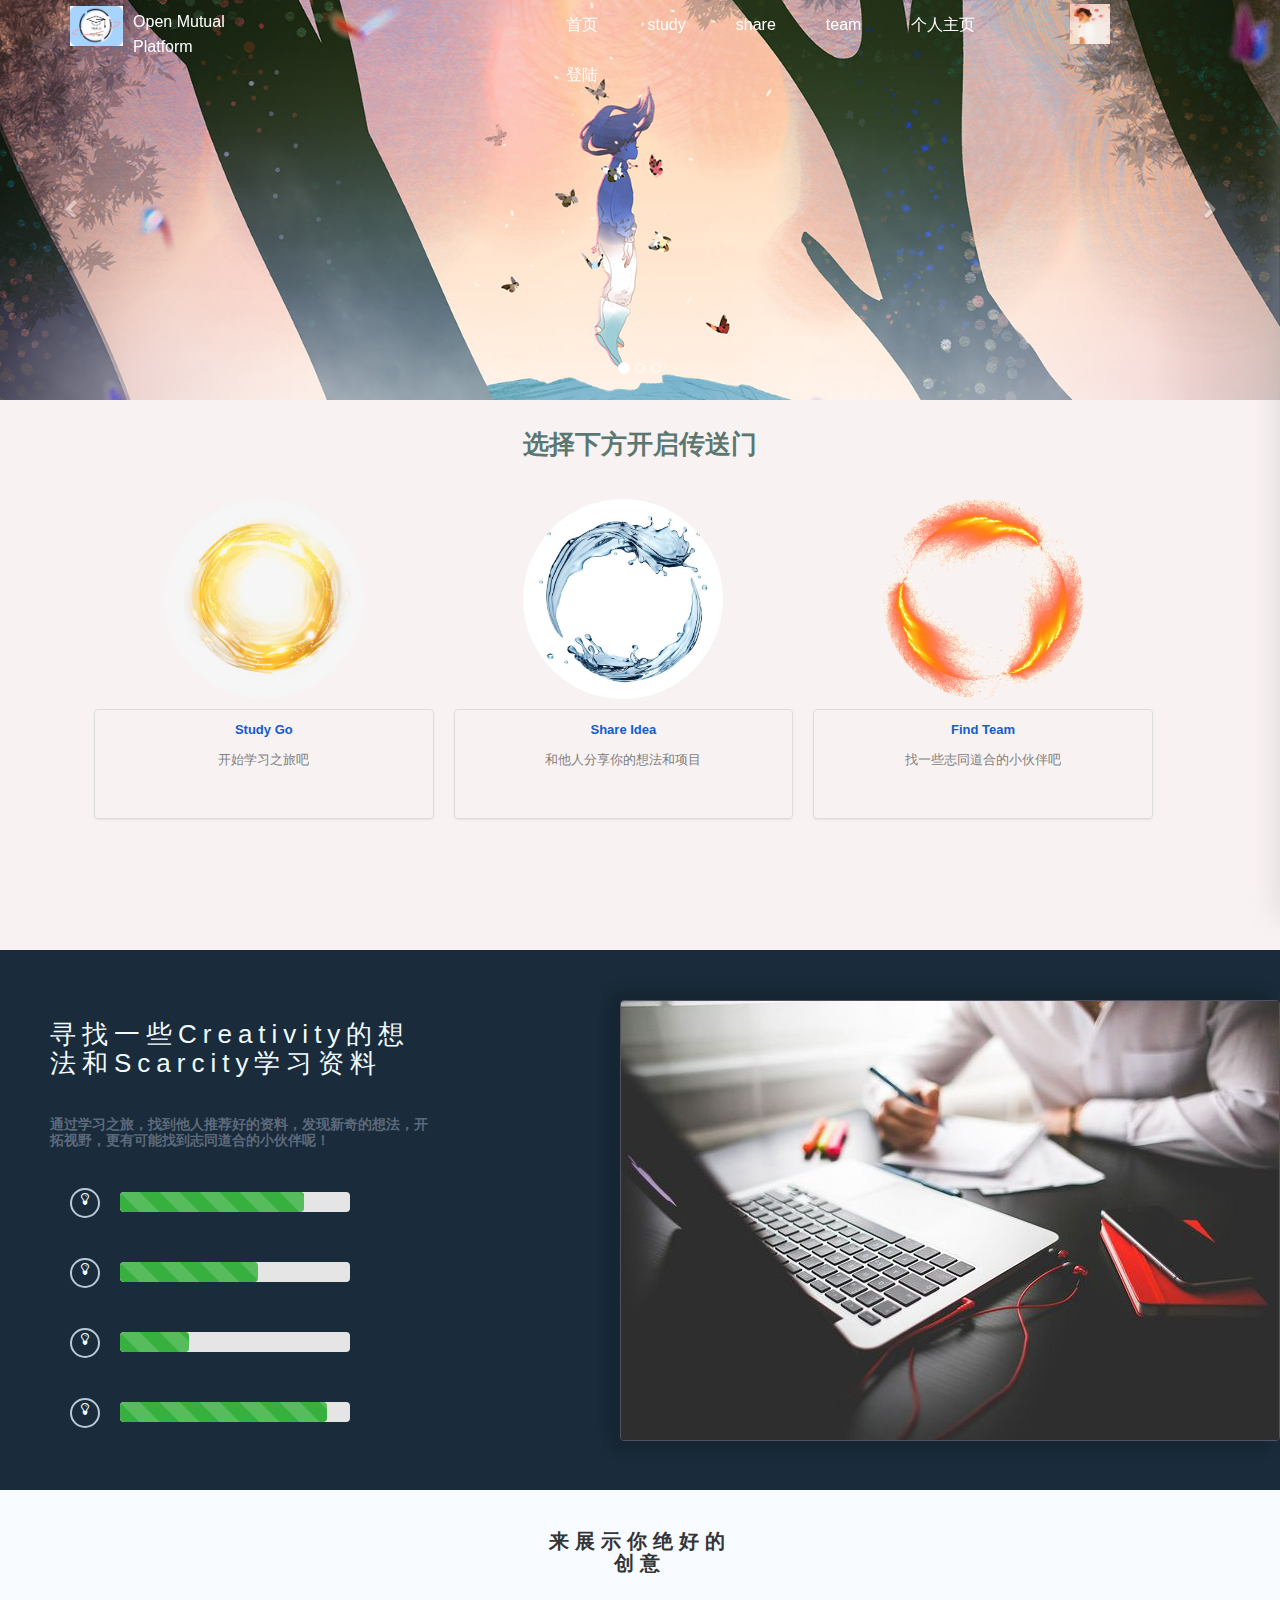
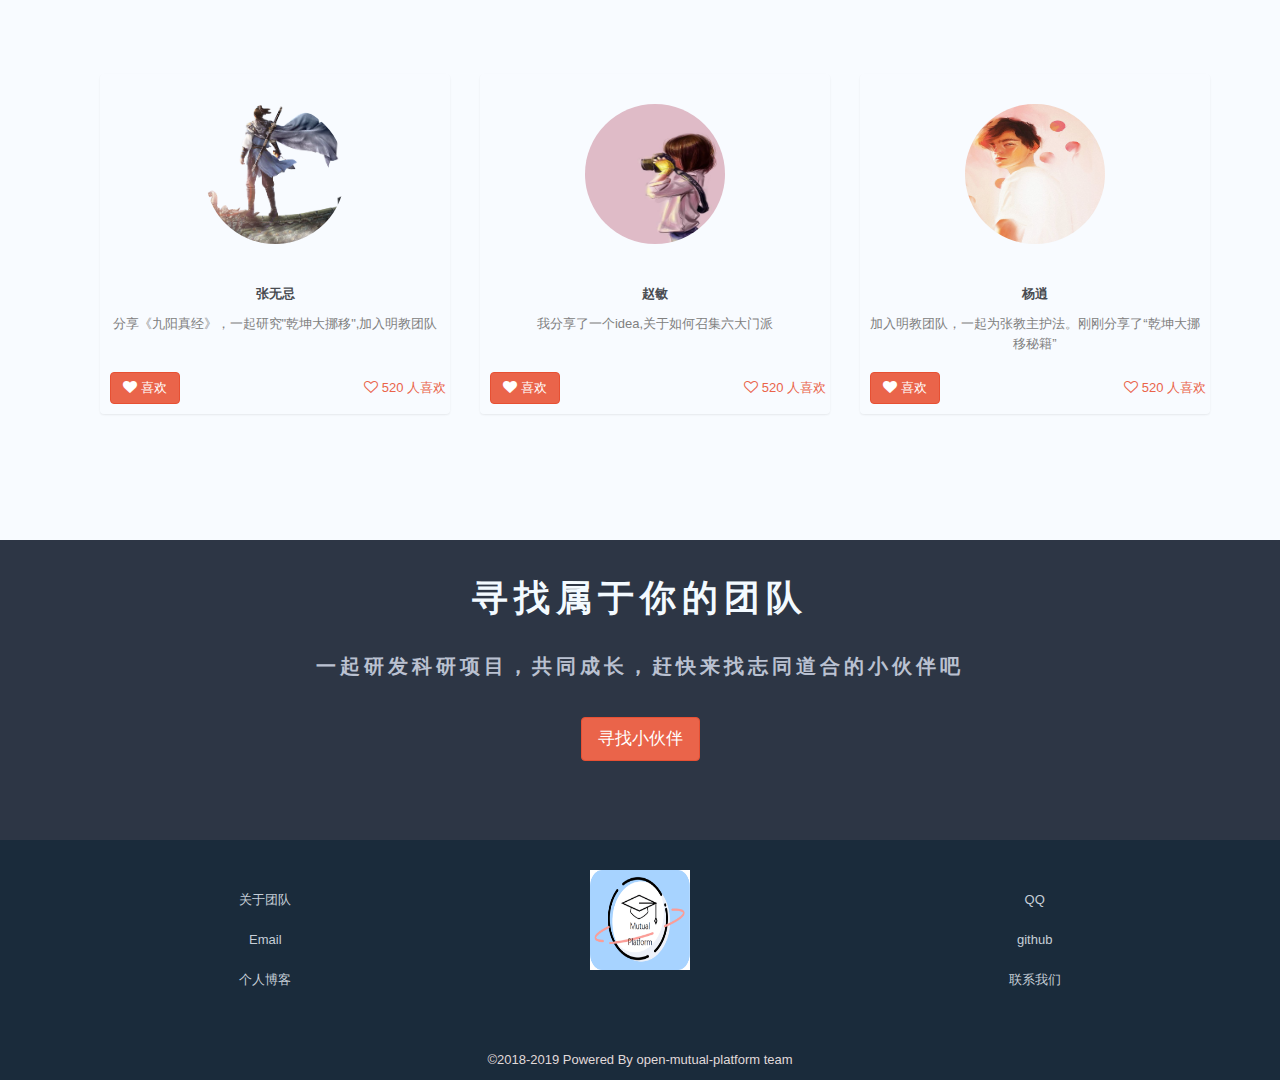
<file: src/main/resources/static/index.html>
<!DOCTYPE html>
<html lang="zh">

<head>
	<meta charset="UTF-8" />
	<meta name="viewport" content="width=device-width, initial-scale=1.0" />
	<meta http-equiv="X-UA-Compatible" content="ie=edge" />
	<title>OpenMutualPlatform</title>
	<link rel="stylesheet" href="css/reset.css" />
	<link rel="stylesheet" href="css/index/swiper.min.css" />
	<link href="css/zui.css" rel="stylesheet">
	<link rel="stylesheet" href="css/index/index.css" />
	<link rel="stylesheet" href="css/common.css" />
</head>

<body>
    <!-- 导航 -->
    <header class="header">
	<div class="container clearfix">
		<div class="left">
			<a href="index.html"><img src="image/logo.png" alt="" class="img1" /></a>
		</div>
		<p class="header-p">Open Mutual Platform</p>
		<div class="nav">
			<ul class="navbar_nav" data-in="fadeInDown" data-out="fadeOutUp">
				<li class="active">
					<a href="index.html">首页</a>
				</li>
				<li>
					<a href="study.html">study</a>
				</li>
				<li>
					<a href="share.html">share</a>
				</li>
				<li>
					<a href="javascript:void(0)">team</a>
				</li>
				<li>
					<a href="user.html">个人主页</a>
				</li>
				<li>
					<a href="login.html">登陆</a>
				</li>
			</ul>
		</div>
		<!--登陆后个人信息-->
		<div id="nav_user" class="header_nav_persion">
			<a href="#" class="">
				<img width="40" height="40" src="image/index/man3.webp" id="header_nav_img">
			</a>
			<div class="menu" id="header_nav_menu" style="height:0;overflow:hidden">
				<div class="group"><a href="/friends/weibo/"<span class="icon icon-user"></span>个人中心</a></div>
				<div class="group"><a href="/settings/"><span class="icon icon-cogs"></span>帐号设置</a></div>
				<div class="group"><a href="#"><span class="icon icon-signin"></span>退出</a></div>
			</div>
		</div>
		<a href="javascript:void(0)" id="navToggle">
			<span></span>
		</a>
	</div>
</header>
	<!--移动端的导航-->
	<div class="m_nav">
		<div class="top clearfix">
			<img src="image/closed.png" alt="" class="closed" />
		</div>
		<div class="logo">
			<img src="image/logo.png" alt="" />
			<p>Open Mutual Playform</p>
		</div>
		<ul class="ul" data-in="fadeInDown" data-out="fadeOutUp">
			<li class="active">
				<a href="index.html">首页</a>
			</li>
			<!--<li class="dropdown">-->
			<!--<a href="st'">-->
			<!---->
			<!--</a>-->
			<!--&lt;!&ndash;<div class="dropdown_menu">&ndash;&gt;-->
			<!--&lt;!&ndash;<a href="#">Menu-one</a>&ndash;&gt;-->
			<!--&lt;!&ndash;<a href="#">Menu-two</a>&ndash;&gt;-->
			<!--&lt;!&ndash;<a href="#">Menu-three</a>&ndash;&gt;-->
			<!--&lt;!&ndash;</div>&ndash;&gt;-->
			<!--</li>-->
			<li class="dropdown">
				<a href="study.html)">study</a>
				<!--<div class="dropdown_menu">-->
				<!--<a href="#">Custom Menu</a>-->
				<!--<a href="#">Custom Menu</a>-->
				<!--<a href="#">Custom Menu</a>-->
				<!--</div>-->
			</li>
			<li>
				<a href="share.html">share</a>
			</li>
			<li>
				<a href="javascript:void(0)">team</a>
			</li>
			<li>
				<a href="user.html">个人主页</a>
			</li>
			<li>
				<a href="login.html">登录</a>
			</li>
		</ul>
	</div>
	<!--main-->
	<div class="main">
		<!--轮播-->
		<section class="banner">
			<div id="myNiceCarousel" class="carousel slide" data-ride="carousel">
				<!-- 圆点指示器 -->
				<ol class="carousel-indicators">
					<li data-target="#myNiceCarousel" data-slide-to="0" class="active"></li>
					<li data-target="#myNiceCarousel" data-slide-to="1"></li>
					<li data-target="#myNiceCarousel" data-slide-to="2"></li>
				</ol>

				<!-- 轮播项目 -->
				<div class="carousel-inner">
					<div class="item active">
						<img alt="First slide" src="image/banner/01.jpg">
						<div class="carousel-caption">
							<!-- <h3>图片来源：花瓣网</h3> -->
							<!-- <p>:)</p> -->
						</div>
					</div>
					<div class="item">
						<img alt="Second slide" src="image/banner/02.jpg">
						<div class="carousel-caption">
							<!-- <h3>图片来源：花瓣网</h3> -->
							<!-- <p>0.0</p> -->
						</div>
					</div>
					<div class="item">
						<img alt="Third slide" src="image/banner/03.jpg">
						<div class="carousel-caption">
							<!-- <h3>图片来源：花瓣网</h3> -->
							<!-- <p>最后一张咯~</p> -->
						</div>
					</div>
				</div>

				<!-- 项目切换按钮 -->
				<a class="left carousel-control" href="#myNiceCarousel" data-slide="prev">
					<span class="icon icon-chevron-left"></span>
				</a>
				<a class="right carousel-control" href="#myNiceCarousel" data-slide="next">
					<span class="icon icon-chevron-right"></span>
				</a>
			</div>
		</section>
		<!--入口-->
		<section class="entrance">
			<div class="container">
				<div class="top">
					<h1>选择下方开启传送门</h1>
				</div>
				<div class="down">
					<div class="down-entrance">
						<a href="study.html"><img src="image/index/icon1.png" alt="" width="200px" height="200px"
								class="img-circle"></a>
						<a class="card" href="study.html">
							<div class="card-heading"><strong>Study Go</strong></div>
							<div class="card-content text-muted">开始学习之旅吧</div>
						</a>
					</div>
					<div class="down-entrance">
						<a href="share.html"><img src="image/index/icon2.png" alt="" width="200px" height="200px"
								class="img-circle"></a>
						<a class="card" href="share.html">
							<div class="card-heading"><strong>Share Idea</strong></div>
							<div class="card-content text-muted">和他人分享你的想法和项目</div>
						</a>
					</div>
					<div class="down-entrance">
						<a href="#"><img src="image/index/icon3.png" alt="" width="200px" height="200px"
								class="img-circle"></a>
						<a class="card" href="###">
							<div class="card-heading"><strong>Find Team</strong></div>
							<div class="card-content text-muted">找一些志同道合的小伙伴吧</div>
						</a>
					</div>
				</div>
			</div>
		</section>
		<!--介绍模块--学习入口介绍-->
		<section class="study">
			<div class="study_left study_position">
				<h1>寻找一些Creativity的想法和Scarcity学习资料</h1>
				<h4>通过学习之旅，找到他人推荐好的资料，发现新奇的想法，开拓视野，更有可能找到志同道合的小伙伴呢！</h4>
				<div class="study_progress">
					<div class="study_list">
						<div class="study_list_position study_circle">
							<i class="icon icon-lightbulb"></i>
						</div>
						<div class="progress progress-striped active study_list_position"
							style="width:100%;margin-top:4px">
							<div class="progress-bar progress-bar-success" role="progressbar" aria-valuenow="40"
								aria-valuemin="0" aria-valuemax="100" style="width: 80%">
							</div>
						</div>
					</div>
					<div class="study_list">
						<div class="study_list_position study_circle">
							<i class="icon icon-lightbulb"></i>
						</div>
						<div class="progress progress-striped active study_list_position"
							style="width:100%;margin-top:4px">
							<div class="progress-bar progress-bar-success" role="progressbar" aria-valuenow="40"
								aria-valuemin="0" aria-valuemax="100" style="width: 60%">
							</div>
						</div>
					</div>
					<div class="study_list">
						<div class="study_list_position study_circle">
							<i class="icon icon-lightbulb"></i>
						</div>
						<div class="progress progress-striped active study_list_position"
							style="width:100%;margin-top:4px">
							<div class="progress-bar progress-bar-success" role="progressbar" aria-valuenow="40"
								aria-valuemin="0" aria-valuemax="100" style="width: 30%">
							</div>
						</div>
					</div>
					<div class="study_list">
						<div class="study_list_position study_circle">
							<i class="icon icon-lightbulb"></i>
						</div>
						<div class="progress progress-striped active study_list_position"
							style="width:100%;margin-top:4px">
							<div class="progress-bar progress-bar-success" role="progressbar" aria-valuenow="40"
								aria-valuemin="0" aria-valuemax="100" style="width: 90%">
							</div>
						</div>
					</div>
				</div>
			</div>
			<div class="study_right study_position card">
				<img src="image/index/main-banner1.webp">
			</div>
		</section>
		<!--介绍模块--分享入口介绍-->
		<section class="share">
			<div class="container">
				<div class="share_top">
					<h1>来展示你绝好的创意</h1>
				</div>
				<div class="share_bottom">
					<div class="share_exp">
						<a class="card" href="#">
							<img src="image/index/man1.webp" class="img-circle" alt="圆形图片">
							<div class="card-heading" style="color:#494c51"><strong>张无忌</strong></div>
							<div class="card-content text-muted">分享《九阳真经》，一起研究"乾坤大挪移",加入明教团队</div>
							<div class="card-actions">
								<button type="button" class="btn btn-danger share_button" style="margin-left:0"><i
										class="icon-heart"></i> 喜欢</button>
								<div class="pull-right text-danger"><i class="icon-heart-empty"></i> 520 人喜欢</div>
							</div>
						</a>
					</div>
					<div class="share_exp">
						<a class="card" href="#">
							<img src="image/index/man2.webp" class="img-circle" alt="圆形图片">
							<div class="card-heading" style="color:#494c51"><strong>赵敏</strong></div>
							<div class="card-content text-muted">我分享了一个idea,关于如何召集六大门派</div>
							<div class="card-actions">
								<button type="button" class="btn btn-danger share_button"><i class="icon-heart"></i>
									喜欢</button>
								<div class="pull-right text-danger"><i class="icon-heart-empty"></i> 520 人喜欢</div>
							</div>
						</a>
					</div>
					<div class="share_exp">
						<a class="card" href="###">
							<img src="image/index/man3.webp" class="img-circle" alt="圆形图片">
							<div class="card-heading" style="color:#494c51"><strong>杨逍</strong></div>
							<div class="card-content text-muted">加入明教团队，一起为张教主护法。刚刚分享了“乾坤大挪移秘籍”</div>
							<div class="card-actions">
								<button type="button" class="btn btn-danger share_button"><i class="icon-heart"></i>
									喜欢</button>
								<div class="pull-right text-danger"><i class="icon-heart-empty"></i> 520 人喜欢</div>
							</div>
						</a>
					</div>
				</div>
			</div>
		</section>
		<!--介绍模块--分享团队介绍-->
		<section class="team">
			<div class="container">
				<p>寻找属于你的团队</p>
				<h1>一起研发科研项目，共同成长，赶快来找志同道合的小伙伴吧</h1>
				<button class="btn btn-lg btn-danger" type="button">寻找小伙伴</button>
			</div>
		</section>
	</div>
	<!--了解我们-->
	<div class="knowus">
		<div class="container">
			<div class="knowus_ul">
				<ul>
					<li>关于团队</li>
					<li>Email</li>
					<li>个人博客</li>
				</ul>
			</div>
			<div class="knowus_ul">
				<img src="image/logo.png" />
			</div>
			<div class="knowus_ul">
				<ul>
					<li>QQ</li>
					<li>github</li>
					<li>联系我们</li>
				</ul>
			</div>
		</div>
	</div>
	<!-- 尾部-->
	<footer class="footer">
		<div class="container">
			<div class="footer-p">
				<p>©2018-2019 Powered By open-mutual-platform team</p>
			</div>
		</div>
	</footer>
	<script src="js/jquery/jquery.min.js"></script>
	<script src="js/zui.min.js"></script>
	<script src="js/swiper.min.js"></script>
	<script>
		$(function () {
			//超过一定高度导航添加类名
			var nav = $("header"); //得到导航对象  
			var win = $(window); //得到窗口对象  
			var sc = $(document); //得到document文档对象。  
			win.scroll(function () {
				if (sc.scrollTop() >= 100) {
					nav.addClass("on");
				} else {
					nav.removeClass("on");
				}
			})

			//移动端展开nav
			$('#navToggle').on('click', function () {
				$('.m_nav').addClass('open');
			})
			//关闭nav
			$('.m_nav .top .closed').on('click', function () {
				$('.m_nav').removeClass('open');
			})

			//二级导航  移动端
			$(".m_nav .ul li").click(function () {
				$(this).children("div.dropdown_menu").slideToggle('slow')
				$(this).siblings('li').children('.dropdown_menu').slideUp('slow');
			});

		})

		//var token = document.cookie.split(";")[0];
		//console.log(token);
		document.querySelector("#nav_user").addEventListener('mousemove', function () {
			document.querySelector("#header_nav_menu").style.height = "auto";
		})
		document.querySelector("#nav_user").addEventListener('mouseout', function () {
			document.querySelector("#header_nav_menu").style.height = "0";
		})
	</script>
</body>

</html>
</file>
<file: src/main/resources/static/css/index/index.css>
/*
 * @Author: johnwang
 * @LastAuthor: Do not edit
 * @Github: https://github.com/tyutjohn
 * @since: 2019-03-27 22:54:16
 * @lastTime: 2019-03-28 20:54:26
 */
/*--banner--*/
.banner .carousel-inner .item {
    height: 400px;
}

.banner .carousel-inner .item img {
    width: 100%;
    background-size: cover;
}

.banner .carousel-inner .slide {
    position: absolute;
    height: 100%;
    width: 100%;
    opacity: 0;
    background-position: center 0;
    background-repeat: no-repeat;
    background-size: cover;
    transition: opacity 200ms ease-in-out;
}

/*--main--entrance--*/
.entrance {
    height: 550px;
}

.entrance .container {
    margin: 0 auto;
    width: 90%;
}

.entrance .container .top {
    text-align: center;
    color: rgb(90, 119, 113);
    margin: 30px auto;
}

.entrance .container .down .down-entrance img {
    margin: 10px 14%;
}

.entrance .container .down {
    display: flex;
}

.entrance .container .down .down-entrance {
    flex-direction: column;
    width: 30%;
    margin-left: 20px;
    text-align: center;
}

.entrance .container .down .down-entrance .card{
    height:110px;
    overflow: hidden;
}


/*--main--study--*/
.study {
    height: 540px;
    width: 100%;
    background: #1a2b3b;
    display: flex;
}

.study .study_position {
    flex-direction: column;
    margin: 50px auto;
}

.study .study_left {
    margin-left: 50px;
    width: 30%;
}

.study .study_left h1 {
    color: #f1fbff;
    letter-spacing: 6px;
    font-weight: 300;
}

.study .study_left h4 {
    margin: 40px auto;
    color: #5c697a;
    text-shadow: #1a2b3b;
}

.study .study_left .study_progress {
    width: 300px;
}

.study .study_left .study_progress .study_list {
    height: 50px;
    margin-top: 20px;
    display: flex;
}


.study .study_left .study_progress .study_list .study_circle {
    width: 30px;
    height: 30px;
    border-radius: 50%;
    border: 2px solid #b9c9d8;
}

.study .study_left .study_progress .study_list .icon-lightbulb:before {
    width: 26px;
    height: 26px;
    color: #f4ffff;
}

.study .study_left .study_progress .study_list_position {
    flex-direction: column;
    margin-left: 20px;
}

.study .study_right {
    position: absolute;
    right: 0;
    box-shadow: -10px 10px 10px #162633, -10px -10px 10px #162633;
    border: 1px solid #515362;
    transition: box-shadow 2s;
    -moz-transition: box-shadow 2s;
    /* Firefox 4 */
    -webkit-transition: box-shadow 2s;
    /* Safari 和 Chrome */
    -o-transition: box-shadow 2s;
    /* Opera */
}

.study .study_right:hover {
    box-shadow: -20px 20px 10px #162633, -20px -20px 10px #0a1819;
}

.share{
    width:100%;
    height: 650px;
    background: #f8fbff;
}

.share .share_top{
    width:200px;
    margin:0 auto;
    text-align: center;
}

.share .share_top h1{
    color:#343537;
    margin:40px auto;
    letter-spacing: 6px;
    font-size: 20px;
    font-weight: 600;
}

.share .share_bottom{
    display: flex;
    flex-wrap: wrap;
    margin: 100px auto;
}

.share .share_bottom .share_exp{
    flex-direction: column;
    flex-wrap: wrap;
    text-align: center;
    margin-left: 30px;
    width:350px;
    text-overflow: ellipsis
}

.share .share_bottom .share_exp .share_button{
    left: 10px;
    position: absolute;
    bottom: 10px
}

.share .share_bottom .share_exp .pull-right{
    position: absolute;
    bottom: 10px;
    right: 4px;
}

.share .share_bottom .share_exp .card{
    border:none;
    height: 340px;
}

.share .share_bottom .share_exp img{
    margin:30px 30%;
    width:140px;
    height: 140px;
}

.team{
    width:100%;
    height: 300px;
    text-align: center;
    background: #2d3645;
}

.team p{
    font-size: 36px;
    letter-spacing: 6px;
    font-weight: 700;
    color:#f3faff;
    margin: 30px auto;
}

.team h1{
    color:#bac1d1;
    font-size: 20px;
    letter-spacing: 4px;
}

.team .btn{
    margin-top: 30px;
}

/*--knowus--*/
.knowus{
    width:100%;
    height: 200px;
    background: #1a2b3b;
}

.knowus .container{
    display: flex;
}

.knowus .container .knowus_ul{
    flex-direction: column;
    flex-grow: 1;
    margin-top:30px;
    color:#c6cfd8;
    text-align:center;
}

.knowus .container .knowus_ul li{
    margin-top: 20px;
}

.knowus .container .knowus_ul li:hover{
    color: #fff;
    cursor: pointer;
}

.knowus .container .knowus_ul img{
    width:100px;
    height: 100px;
    display:inline-block;
}

/*--media--*/
@media screen and (max-width:580px) {
    .banner .carousel-inner .item {
        height: 130px;
    }

    .entrance {
        height: 450px;
    }

    .entrance .container .down .down-entrance {
        margin-left: 20px;
    }

    .entrance .container .down .down-entrance img {
        margin: 10px auto;
        width: 120px;
        height: 120px;
    }

    .share .share_bottom .share_exp{
        margin-left: 0 !important;
    }
}

@media screen and (max-width: 992px){
    .study .study_right{
        display:none;
    }
    
    .study .study_left{
        width:100%;
        margin-left: 20px;
    }

    .share{
        height: 1324px;
    }

    .share .share_bottom .share_exp{
        margin-left: 24%;
    }
}
</file>
<file: src/main/resources/static/css/common.css>
/*
 * @Author: johnwang
 * @LastAuthor: Do not edit
 * @Github: https://github.com/tyutjohn
 * @since: 2019-03-25 13:27:13
 * @lastTime: 2019-04-06 23:58:08
 */
body{background-color: #f3e4e47d;}
/*====================导航*********/
.header{
	width:100%;
	top:0;
	left:0;
	z-index:999;
	height:50px;
	padding: 0 30px;
	background: 0;
	position: fixed;
}

.header .container{
	display:flex;
}

.header-p{
	font-size: 16px;
	color:#fff;
	margin: 10px;
	cursor: pointer;
}
/*左侧logo*/
.header .left{
	flex-direction: column;
}
.header .left a img{
	height: 40px;
	margin-top: 6px;
}
.header .left .img2{
	display: none;
}
/*右侧*/
.header .nav{
	-webkit-transition: 0.5s;
	-moz-transition: 0.5s;
	-o-transition: 0.5s;
	transition: 0.5s;
	height: 100%;
	line-height: 50px;
	display:flex;
	margin-left: 20%;
}
.header .navbar_nav li{
	float:left;
	position: relative;
	display: block;
}
.header .navbar_nav li:after{
    content: "";
    width: 0;
    height: 2px;
    background: orangered;
    position: absolute;
    bottom: 0;
    left: 0;
    transition: all 0.5s ease 0s;
}
.header .navbar_nav li:hover:after{
    width: 100%;
}
.header .navbar_nav li a{
	text-decoration: none;
	height: 100%;
	padding: 0 25px;
	display: block;
	-webkit-transition: 0.5s;
	-moz-transition: 0.5s;
	-o-transition: 0.5s;
	transition: 0.5s;
	color: #fff;
	font-size: 16px;
}
.header .navbar_nav li:hover a{
	color: orangered;
}
.header .navbar_nav li.dropdown{
	display: inherit;
	position: relative;
}
.header .navbar_nav li.dropdown .jt{
	width: 20px;
	height: 20px;
	background: url(i/top.png) no-repeat;
	background-size: 100% 100%;
	display: block;
}
.header .navbar_nav li.dropdown .dropdown_menu{
	display: none;
	position: absolute;
	top:50px;
	width: 100%;
	background: #fff;
	box-shadow: 0 15px 27px 0 rgba(167,165,165,0.38);
	width: 120%;
    left: -10%;
}
.header .navbar_nav li.dropdown .dropdown_menu a{
	font-size: 14px;
	color: #666;
	padding: 0 10px;
	line-height: 40px;
	text-align: center;
	background: #fff;
	margin-bottom: 2px;
}
.header .navbar_nav li.dropdown:hover .dropdown_menu{
	display: block;
	background: #f3f3f3;
	-webkit-transition: 0.5s;
	-moz-transition: 0.5s;
	-o-transition: 0.5s;
	transition: 0.5s;
}
.header .navbar_nav li.dropdown:hover .dropdown_menu a{
	color: #666;
}
.header .navbar_nav li.dropdown:hover .dropdown_menu a:hover{
	color: #fff;
	background: orange;
}
/*白色背景的头部*/
.header.on{
	background: #fff;
	border-bottom: 1px solid #ccc;
}
.header.on .left .img1{
	display: none;
}
.header.on .left .img2{
	display: block;
}
.header.on .navbar_nav li a{
	color: #333;
}
.header.on .navbar_nav li:hover a{
	color: orangered;
}
#navToggle{
	display: none;
}

.m_nav{
	position: fixed;
	top: 0px;
	box-shadow: 0 15px 27px 0 rgba(167,165,165,0.38);
	width: 100%;
    height: 100%;
    background: #fff;
    transition: all ease 0.5s;
    -webkit-transition: all ease 0.5s;
	z-index: 1000;
    opacity: 1;
    visibility: visible;
    margin-top: 0;
    overflow-y: auto;
    transition: all .6s cubic-bezier(.77, 0, .175, 1) 0ms;
    top: 0;
    transform: translateX(100%);
}
.m_nav.open{
    transform: translateX(0);
}
.m_nav .top{
	height: 60px;
	padding: 20px;
	box-sizing: border-box;
}
.m_nav .top .closed{
	width: 30px;
	height: 30px;
	vertical-align: middle;
	float:right;
	cursor: pointer;
}
.m_nav .logo{
	width: 100%;
	margin:0 auto;
	display: flex;
}
.m_nav .logo img{
	height: 50px;
	display: block;
	margin:30px;
	flex-direction: column;
}
.m_nav .logo p{
	font-size:16px;
	margin-top: 30px
}

.m_nav .ul{
	margin-top: 30px;
}
.m_nav .ul li{
	padding: 0 20px;
	border-bottom: 1px solid #f5f5f5;
	transform: translateY(0);
	-webkit-transform: translateY(100%);
    transform: translateY(100%);
    -webkit-transition: all .6s cubic-bezier(.77, 0, .175, 1) 0ms;
    transition: all .6s cubic-bezier(.77, 0, .175, 1) 0ms;
    opacity: 0;
}
.m_nav.open .ul li{
	opacity: 1;
    -webkit-transform: translateY(0);
    transform: translateY(0);
}
.m_nav .ul li:nth-child(1) {
    -webkit-transition: all .2s cubic-bezier(.77, 0, .175, 1) 0ms;
    transition: all .2s cubic-bezier(.77, 0, .175, 1) 0ms;
}
.m_nav .ul li:nth-child(2) {
    -webkit-transition: all .4s cubic-bezier(.77, 0, .175, 1) 0ms;
    transition: all .4s cubic-bezier(.77, 0, .175, 1) 0ms;
}
.m_nav .ul li:nth-child(3) {
    -webkit-transition: all .6s cubic-bezier(.77, 0, .175, 1) 0ms;
    transition: all .6s cubic-bezier(.77, 0, .175, 1) 0ms;
}
.m_nav .ul li:nth-child(4) {
    -webkit-transition: all .8s cubic-bezier(.77, 0, .175, 1) 0ms;
    transition: all .8s cubic-bezier(.77, 0, .175, 1) 0ms;
}
.m_nav .ul li:nth-child(5) {
    -webkit-transition: all 1.0s cubic-bezier(.77, 0, .175, 1) 0ms;
    transition: all 1.0s cubic-bezier(.77, 0, .175, 1) 0ms;
}
.m_nav .ul li:nth-child(6) {
    -webkit-transition: all 1.2s cubic-bezier(.77, 0, .175, 1) 0ms;
    transition: all 1.2s cubic-bezier(.77, 0, .175, 1) 0ms;
}
.m_nav .ul li a{
	display: block;
	text-decoration: none;
	color: #333;
	font-size: 16px;
	height: 50px;
	line-height: 50px;
	width: 100%;
}
.m_nav .ul li .dropdown_menu{
	display: none;
}
.m_nav .ul li.dropdown.active .dropdown_menu{
	display: block;
}
.m_nav .ul li .dropdown_menu a{
	display: block;
	height: 50px;
	line-height: 50px;
	padding: 0 40px;
	box-sizing: border-box;
	border-bottom: 1px solid #f5f5f5;
}
.m_nav .ul li .dropdown_menu a:last-child{
	border: none;
}

@media screen and (max-width: 992px){
	.header{
		padding: 0 10px;
	}
	.header #navToggle {
		height: 100%;
		padding: 9px 15px;
		display: inline-block;
		position: absolute;
		right: 0;
	}
	.header #navToggle span {
		position: relative;
		width: 25px;
		height: 1px;
		margin-top: 19px;
	}
	.header #navToggle span:before,
	.header #navToggle span:after {
		content: '';
		position: relative;
		width: 100%;
		height: 1px;
		left: 0;
	}
	.header #navToggle span,
	.header #navToggle span:before,
	.header #navToggle span:after {
		-webkit-transition: 0.3s;
		-moz-transition: 0.3s;
		-o-transition: 0.3s;
		transition: 0.3s;
		display: block;
		background: #4f4f4f;
	}
	.header #navToggle span:before {
		top: 8px;
	}
	.header #navToggle span:after {
		bottom: 10px;
	}
	.header #navToggle.open span:before {
		top: 10px;
		-webkit-transform: translateY(-11px) rotate(-45deg);
		-moz-transform: translateY(-11px) rotate(-45deg);
		-ms-transform: translateY(-11px) rotate(-45deg);
		-o-transform: translateY(-11px) rotate(-45deg);
		transform: translateY(-11px) rotate(-45deg);
	}
	.header #navToggle.open span:after {
		bottom: 12px;
		-webkit-transform: translateY(10px) rotate(45deg);
		-moz-transform: translateY(10px) rotate(45deg);
		-ms-transform: translateY(10px) rotate(45deg);
		-o-transform: translateY(10px) rotate(45deg);
		transform: translateY(10px) rotate(45deg);
	}
	.header #navToggle.open span {
		background: none;
	}
	.header #navToggle.open span:before,
	.header #navToggle.open span:after {
		background: #4f4f4f;
	}
	
	.header .nav{
		display: none;
	}
	
}

.footer{
    width:100%;
    height: 40px;
    background:#1a2b3b;
    position: absolute;
}

.footer-p{
    text-align: center;
    margin-top: 10px;
    color:#e0dada;
}

.footer .footer-p p:hover{
    color:#fff;
    cursor: pointer;
}

/*个人头像设置*/
.header .header_nav_persion{
	margin-top:4px;
	margin-left: 10px
}

.header .header_nav_persion .menu{
	width:140px;
	background: #fff;
	color:#444241;
}

.header .header_nav_persion .menu .group{
	height:40px;
	padding:10px
}

.header .header_nav_persion .menu .group:hover{
	background:rgb(158, 157, 157)
}


.header .header_nav_persion .menu .group a{
	margin-left:4px;
	text-decoration: none !important;
}
</file>
